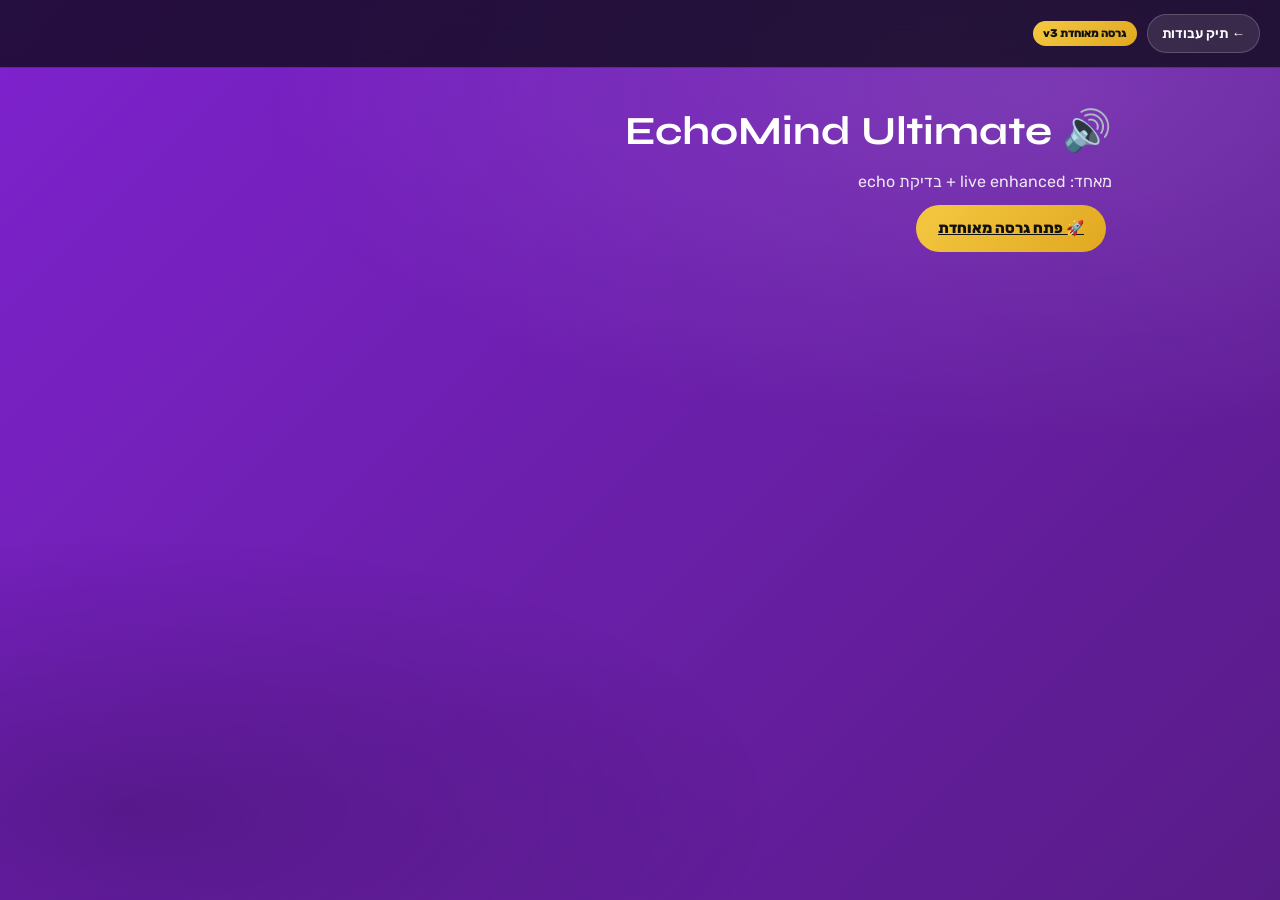
<file: index.html>
<!DOCTYPE html>
<html lang="he" dir="rtl">
<head>
<meta charset="UTF-8">
<meta name="viewport" content="width=device-width, initial-scale=1.0">
<meta name="description" content="זיהוי רמקול פתוח · שיחות">
<title>EchoMind — גרסה מאוחדת</title>
<link href="https://fonts.googleapis.com/css2?family=Rubik:wght@400;500;600;700;800&family=Syne:wght@700&display=swap" rel="stylesheet">
<style>
:root{--gold:#f5c842;--accent:#7c6af5;--glass:rgba(255,255,255,.1);--border:rgba(255,255,255,.18)}
*{margin:0;padding:0;box-sizing:border-box}
body{font-family:Rubik,sans-serif;min-height:100vh;background:linear-gradient(135deg,#7e22ce,#581c87);color:#fff;line-height:1.55}
.bg-mesh{position:fixed;inset:0;pointer-events:none;background:radial-gradient(ellipse 60% 40% at 80% 10%,rgba(255,255,255,.12),transparent),radial-gradient(ellipse 50% 30% at 10% 90%,rgba(0,0,0,.2),transparent)}
.nav{position:sticky;top:0;z-index:50;display:flex;flex-wrap:wrap;gap:10px;align-items:center;padding:14px 20px;background:rgba(8,8,16,.75);backdrop-filter:blur(14px);border-bottom:1px solid var(--border)}
.nav a,.nav button{color:#fff;text-decoration:none;font-weight:600;font-size:.85rem;padding:8px 14px;border-radius:999px;background:var(--glass);border:1px solid var(--border);cursor:pointer;font-family:inherit}
.nav a:hover,.nav button:hover,.tab.on{border-color:var(--gold);color:var(--gold)}
.badge{background:linear-gradient(135deg,var(--gold),#e0a820);color:#111;padding:4px 10px;border-radius:999px;font-size:.7rem;font-weight:800}
.wrap{max-width:980px;margin:0 auto;padding:24px 18px 60px;position:relative;z-index:1}
.hero h1{font-family:Syne,sans-serif;font-size:clamp(1.7rem,4vw,2.5rem);margin:8px 0}
.hero .sub{opacity:.88;max-width:640px}
.tabs{display:flex;flex-wrap:wrap;gap:8px;margin:22px 0 16px}
.tab{padding:10px 18px;border-radius:12px;border:1px solid var(--border);background:var(--glass);cursor:pointer;font-weight:600;font-size:.88rem}
.panel{display:none;background:var(--glass);border:1px solid var(--border);border-radius:18px;padding:22px;backdrop-filter:blur(10px);margin-bottom:16px}
.panel.on{display:block}
.panel h2{font-size:1.15rem;margin-bottom:12px;color:var(--gold)}
.grid{display:grid;grid-template-columns:repeat(auto-fit,minmax(200px,1fr));gap:14px}
.card{background:rgba(0,0,0,.22);border-radius:14px;padding:16px;border:1px solid var(--border);transition:.2s}
.card:hover{border-color:var(--gold);transform:translateY(-2px)}
input,textarea,select{width:100%;padding:11px 14px;border-radius:12px;border:1px solid var(--border);background:rgba(0,0,0,.35);color:#fff;font-family:inherit;margin:8px 0}
label{font-size:.85rem;opacity:.9;display:block;margin-top:10px}
.btn{display:inline-block;margin:10px 6px 0 0;padding:12px 22px;border-radius:999px;background:linear-gradient(135deg,var(--gold),#e0a820);color:#111;font-weight:800;border:none;cursor:pointer;font-size:.92rem}
.btn.ghost{background:var(--glass);color:#fff;border:1px solid var(--border)}
.stat-row{display:flex;flex-wrap:wrap;gap:12px;margin:14px 0}
.stat{flex:1;min-width:100px;text-align:center;padding:14px;background:rgba(0,0,0,.25);border-radius:14px}
.stat b{display:block;font-size:1.5rem;color:var(--gold)}
.meter{height:10px;background:rgba(0,0,0,.4);border-radius:999px;overflow:hidden;margin-top:8px}
.meter>i{display:block;height:100%;background:linear-gradient(90deg,var(--accent),var(--gold));border-radius:999px;transition:width .4s}
.tag{display:inline-block;padding:4px 10px;border-radius:999px;background:rgba(245,200,66,.2);font-size:.75rem;margin:4px 0 0 4px}
canvas{display:block;max-width:100%;margin:12px auto;border-radius:14px;background:#0a0a12}
pre,code{font-family:Consolas,monospace;font-size:.85rem}
pre{background:rgba(0,0,0,.4);padding:14px;border-radius:12px;overflow:auto;max-height:280px}
.vers-list{font-size:.82rem;opacity:.75;margin-top:16px;padding-top:14px;border-top:1px solid var(--border)}

</style>
</head>
<body>
<div class="bg-mesh"></div>
<nav class="nav">
  <a href="https://storied-alfajores-6f10d2.netlify.app/portfolio.html">← תיק עבודות</a>
  <span class="badge">גרסה מאוחדת v3</span>
</nav>
<div class="wrap">
<div class="hero"><h1>🔊 EchoMind Ultimate</h1><p class="sub">מאחד: live enhanced + בדיקת echo</p>
<a class="btn" href="echomind_live_enhanced.html">🚀 פתח גרסה מאוחדת</a></div>
</div>
<script>
function tabs(ids) {
  document.querySelectorAll('.tab').forEach(t=>t.onclick=()=>{
    document.querySelectorAll('.tab').forEach(x=>x.classList.remove('on'));
    document.querySelectorAll('.panel').forEach(x=>x.classList.remove('on'));
    t.classList.add('on');
    document.getElementById(t.dataset.p).classList.add('on');
  });
  document.querySelector('.tab').classList.add('on');
  document.getElementById(ids[0]).classList.add('on');
}

</script>
</body>
</html>
</file>
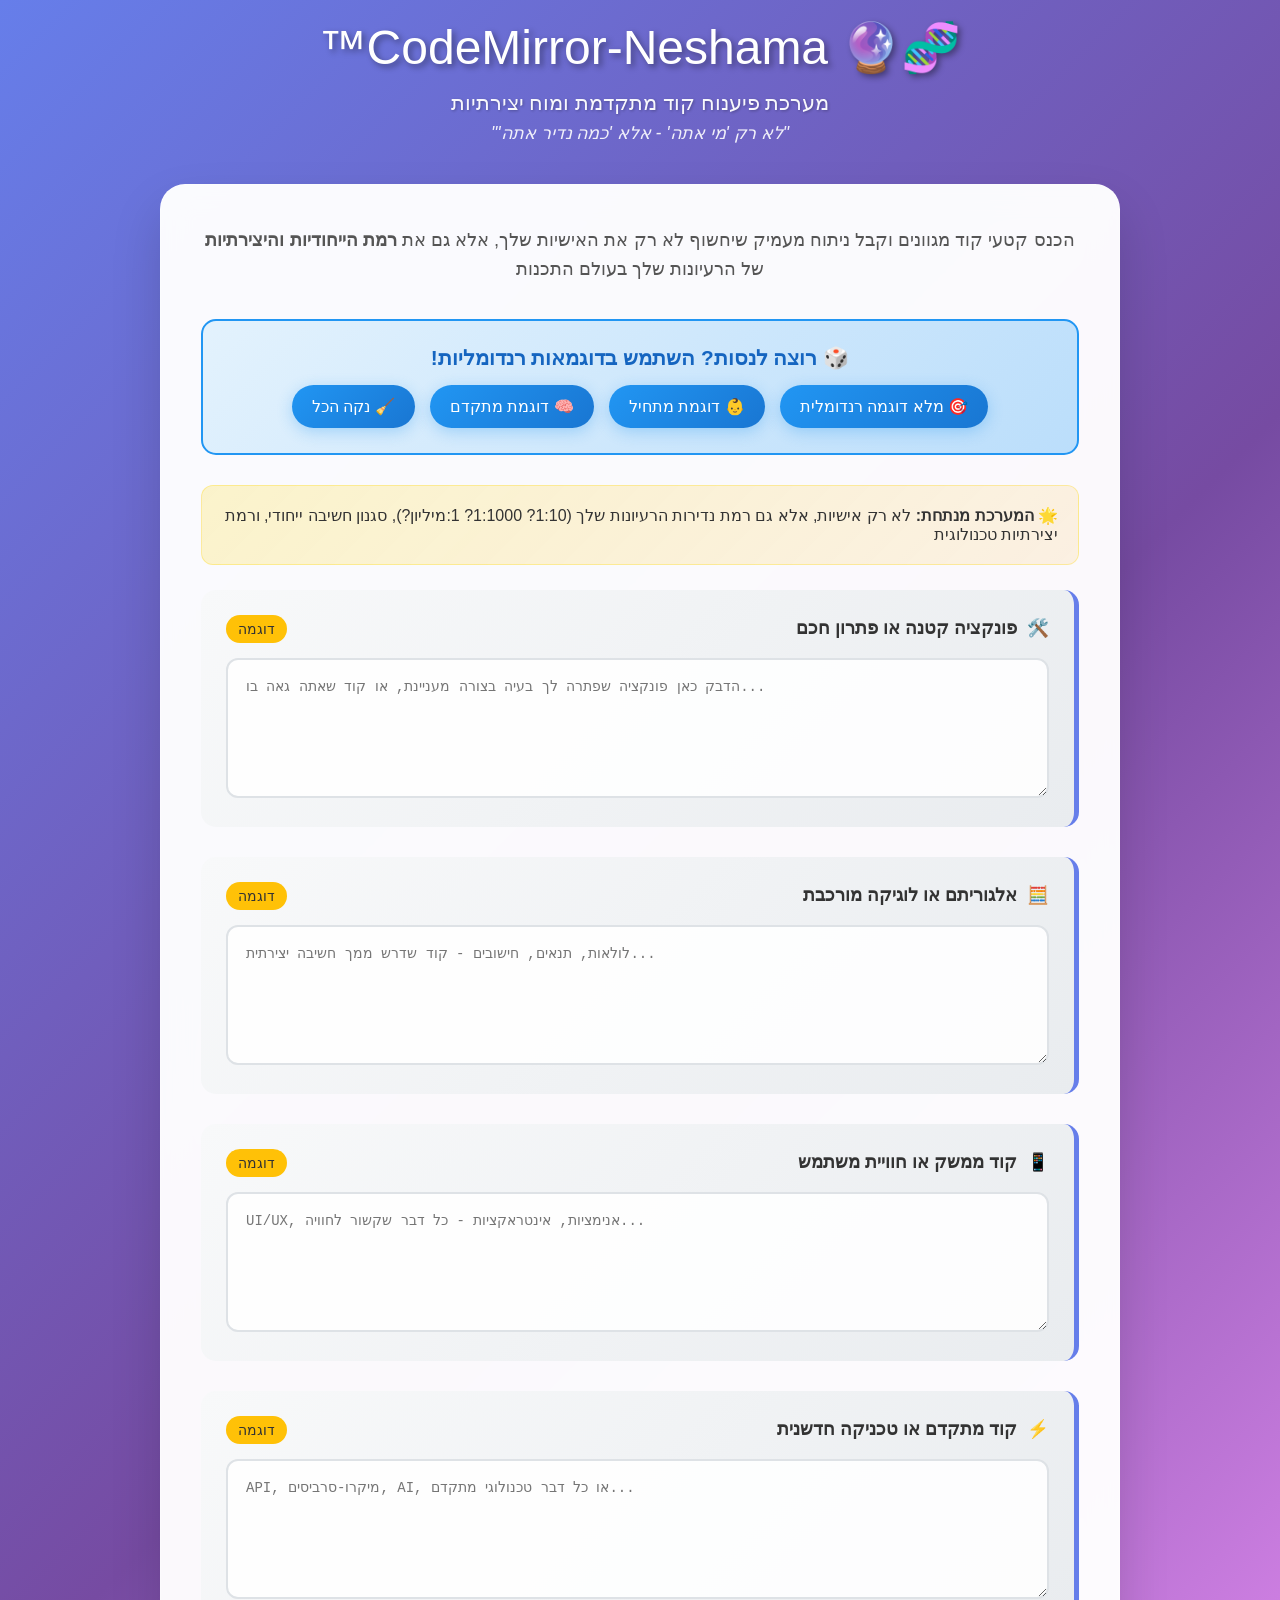
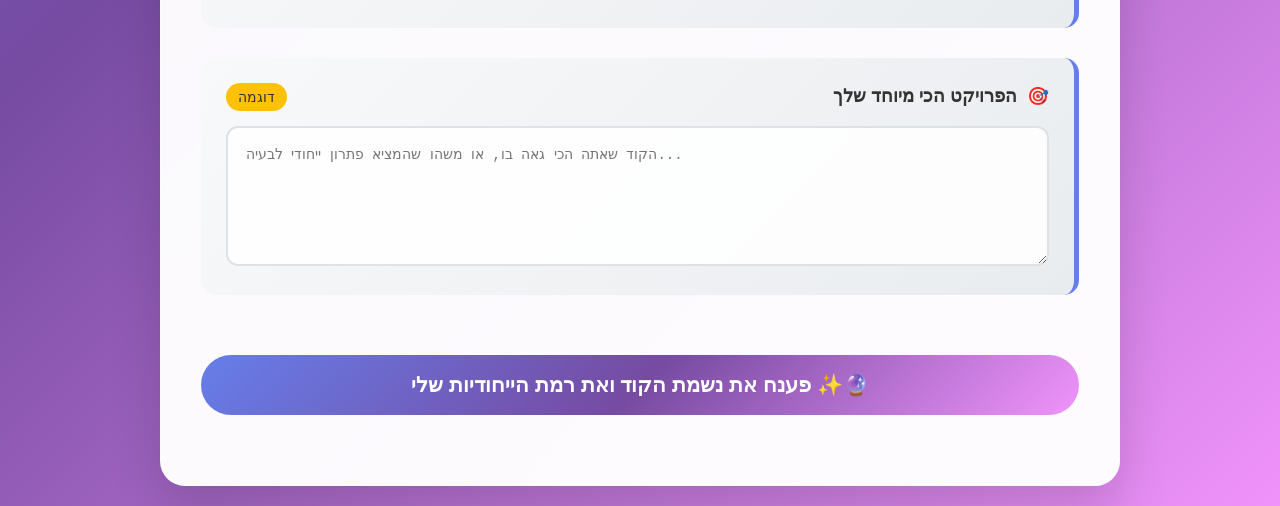
<file: echomind_live_enhanced.html>
<!DOCTYPE html>
<html lang="he" dir="rtl">
<head>
    <meta charset="UTF-8">
    <meta name="viewport" content="width=device-width, initial-scale=1.0">
    <title>CodeMirror-Neshama™ - אורקל הקוד המתקדם</title>
    <style>
        * { 
            margin: 0; 
            padding: 0; 
            box-sizing: border-box; 
        }
        
        body {
            font-family: 'Segoe UI', Tahoma, Arial, sans-serif;
            background: linear-gradient(135deg, #667eea 0%, #764ba2 50%, #f093fb 100%);
            min-height: 100vh;
            color: #333;
            direction: rtl;
            animation: backgroundShift 15s ease-in-out infinite;
        }

        @keyframes backgroundShift {
            0%, 100% { 
                background: linear-gradient(135deg, #667eea 0%, #764ba2 50%, #f093fb 100%); 
            }
            50% { 
                background: linear-gradient(135deg, #764ba2 0%, #f093fb 50%, #667eea 100%); 
            }
        }

        .container {
            max-width: 1000px;
            margin: 0 auto;
            padding: 20px;
        }

        .header {
            text-align: center;
            margin-bottom: 40px;
            color: white;
            position: relative;
        }

        .title {
            font-size: 3rem;
            margin-bottom: 15px;
            text-shadow: 3px 3px 6px rgba(0,0,0,0.4);
            animation: titlePulse 3s ease-in-out infinite;
        }

        @keyframes titlePulse {
            0%, 100% { transform: scale(1); }
            50% { transform: scale(1.02); }
        }

        .subtitle {
            font-size: 1.3rem;
            opacity: 0.95;
            margin-bottom: 8px;
            text-shadow: 1px 1px 3px rgba(0,0,0,0.3);
        }

        .tagline {
            font-style: italic;
            opacity: 0.9;
            font-size: 1.1rem;
        }

        .main-card {
            background: rgba(255,255,255,0.97);
            border-radius: 25px;
            padding: 40px;
            box-shadow: 0 25px 50px rgba(0,0,0,0.15);
            backdrop-filter: blur(15px);
            border: 1px solid rgba(255,255,255,0.2);
        }

        .intro-text {
            text-align: center;
            margin-bottom: 35px;
            font-size: 1.15rem;
            color: #555;
            line-height: 1.6;
        }

        .demo-section {
            background: linear-gradient(135deg, #e3f2fd 0%, #bbdefb 100%);
            border-radius: 15px;
            padding: 25px;
            margin-bottom: 30px;
            border: 2px solid #2196f3;
            text-align: center;
        }

        .demo-title {
            font-size: 1.3rem;
            color: #1565c0;
            margin-bottom: 15px;
            font-weight: bold;
        }

        .demo-buttons {
            display: flex;
            gap: 15px;
            justify-content: center;
            flex-wrap: wrap;
        }

        .demo-btn {
            background: linear-gradient(135deg, #2196f3 0%, #1976d2 100%);
            color: white;
            border: none;
            padding: 12px 20px;
            border-radius: 25px;
            cursor: pointer;
            font-size: 1rem;
            transition: all 0.3s;
            box-shadow: 0 4px 15px rgba(33, 150, 243, 0.3);
        }

        .demo-btn:hover {
            transform: translateY(-2px);
            box-shadow: 0 6px 20px rgba(33, 150, 243, 0.4);
        }

        .code-section {
            margin-bottom: 30px;
            background: linear-gradient(135deg, #f8f9fa 0%, #e9ecef 100%);
            border-radius: 15px;
            padding: 25px;
            border-right: 5px solid #667eea;
            transition: all 0.3s ease;
            position: relative;
        }

        .code-section:hover {
            transform: translateY(-2px);
            box-shadow: 0 8px 25px rgba(102, 126, 234, 0.1);
        }

        .code-label {
            font-weight: bold;
            margin-bottom: 15px;
            color: #333;
            display: flex;
            align-items: center;
            justify-content: space-between;
            font-size: 1.1rem;
        }

        .label-content {
            display: flex;
            align-items: center;
            gap: 10px;
        }

        .example-btn {
            background: #ffc107;
            color: #333;
            border: none;
            padding: 6px 12px;
            border-radius: 15px;
            cursor: pointer;
            font-size: 0.85rem;
            transition: all 0.3s;
        }

        .example-btn:hover {
            background: #ffb300;
            transform: scale(1.05);
        }

        .code-textarea {
            width: 100%;
            min-height: 140px;
            border: 2px solid #dee2e6;
            border-radius: 12px;
            padding: 18px;
            font-family: 'SF Mono', 'Monaco', 'Inconsolata', 'Roboto Mono', monospace;
            font-size: 14px;
            resize: vertical;
            transition: all 0.3s;
            direction: ltr;
            text-align: left;
            background: rgba(255,255,255,0.9);
        }

        .code-textarea:focus {
            outline: none;
            border-color: #667eea;
            box-shadow: 0 0 15px rgba(102, 126, 234, 0.2);
            background: white;
        }

        .analyze-btn {
            width: 100%;
            background: linear-gradient(135deg, #667eea 0%, #764ba2 50%, #f093fb 100%);
            color: white;
            border: none;
            padding: 18px 40px;
            border-radius: 50px;
            font-size: 1.3rem;
            font-weight: bold;
            cursor: pointer;
            transition: all 0.4s ease;
            margin: 30px 0;
            position: relative;
            overflow: hidden;
        }

        .analyze-btn:hover {
            transform: translateY(-3px);
            box-shadow: 0 12px 35px rgba(102, 126, 234, 0.4);
        }

        .analyze-btn:disabled {
            opacity: 0.7;
            cursor: not-allowed;
            transform: none;
        }

        .loading {
            text-align: center;
            padding: 50px;
            display: none;
            position: relative;
        }

        .loading-spinner {
            width: 80px;
            height: 80px;
            border: 6px solid #f3f3f3;
            border-top: 6px solid #667eea;
            border-radius: 50%;
            animation: spin 1.2s linear infinite;
            margin: 0 auto 30px;
        }

        @keyframes spin {
            0% { transform: rotate(0deg); }
            100% { transform: rotate(360deg); }
        }

        .loading-text {
            font-size: 1.2rem;
            color: #666;
            margin-bottom: 15px;
        }

        .loading-steps {
            font-size: 1rem;
            color: #888;
            font-style: italic;
        }

        .results {
            display: none;
            background: linear-gradient(135deg, #667eea 0%, #764ba2 30%, #f093fb 70%, #f5576c 100%);
            color: white;
            border-radius: 20px;
            padding: 40px;
            margin-top: 40px;
            position: relative;
            overflow: hidden;
        }

        .results h2 {
            text-align: center;
            margin-bottom: 35px;
            font-size: 2.2rem;
            text-shadow: 2px 2px 4px rgba(0,0,0,0.3);
        }

        .profile-section {
            background: rgba(255,255,255,0.12);
            border-radius: 15px;
            padding: 25px;
            backdrop-filter: blur(10px);
            border: 1px solid rgba(255,255,255,0.2);
            margin-bottom: 20px;
        }

        .profile-item {
            margin-bottom: 18px;
            font-size: 1.1rem;
            line-height: 1.7;
        }

        .creativity-score {
            background: rgba(255,255,255,0.15);
            border-radius: 15px;
            padding: 30px;
            margin: 25px 0;
            text-align: center;
            border: 2px solid rgba(255,255,255,0.3);
        }

        .score-circle {
            width: 120px;
            height: 120px;
            border-radius: 50%;
            display: flex;
            align-items: center;
            justify-content: center;
            font-size: 2.5rem;
            font-weight: bold;
            background: linear-gradient(135deg, rgba(255,255,255,0.3), rgba(255,255,255,0.1));
            border: 3px solid rgba(255,255,255,0.5);
            text-shadow: 2px 2px 4px rgba(0,0,0,0.3);
            margin: 20px auto;
        }

        .insight-box {
            background: rgba(255,255,255,0.18);
            border-radius: 15px;
            padding: 30px;
            margin-top: 25px;
            border-right: 5px solid rgba(255,255,255,0.6);
        }

        .insight-box h3 {
            margin-bottom: 20px;
            font-size: 1.5rem;
        }

        .insight-text {
            font-size: 1.3rem;
            font-style: italic;
            line-height: 1.6;
            text-shadow: 1px 1px 2px rgba(0,0,0,0.2);
        }

        .reset-btn {
            background: rgba(255,255,255,0.2);
            color: white;
            border: 2px solid rgba(255,255,255,0.7);
            padding: 12px 25px;
            border-radius: 30px;
            cursor: pointer;
            margin-top: 20px;
            transition: all 0.3s;
            font-size: 1.1rem;
        }

        .reset-btn:hover {
            background: rgba(255,255,255,0.9);
            color: #764ba2;
            transform: translateY(-2px);
        }

        .tip {
            background: linear-gradient(135deg, rgba(255,215,0,0.2), rgba(255,165,0,0.1));
            border-radius: 12px;
            padding: 20px;
            margin-bottom: 25px;
            border-right: 4px solid #ffd700;
            border: 1px solid rgba(255,215,0,0.3);
        }
    </style>
</head>
<body>
    <div class="container">
        <div class="header">
            <div class="title">🧬🔮 CodeMirror-Neshama™</div>
            <div class="subtitle">מערכת פיענוח קוד מתקדמת ומוח יצירתיות</div>
            <div class="tagline">"לא רק 'מי אתה' - אלא 'כמה נדיר אתה'"</div>
        </div>

        <div class="main-card">
            <div class="intro-text">
                הכנס קטעי קוד מגוונים וקבל ניתוח מעמיק שיחשוף לא רק את האישיות שלך, אלא גם את <strong>רמת הייחודיות והיצירתיות</strong> של הרעיונות שלך בעולם התכנות
            </div>

            <div class="demo-section">
                <div class="demo-title">🎲 רוצה לנסות? השתמש בדוגמאות רנדומליות!</div>
                <div class="demo-buttons">
                    <button class="demo-btn" onclick="fillRandomExample()">🎯 מלא דוגמה רנדומלית</button>
                    <button class="demo-btn" onclick="fillBeginnerExample()">👶 דוגמת מתחיל</button>
                    <button class="demo-btn" onclick="fillAdvancedExample()">🧠 דוגמת מתקדם</button>
                    <button class="demo-btn" onclick="clearAllFields()">🧹 נקה הכל</button>
                </div>
            </div>

            <div class="tip">
                🌟 <strong>המערכת מנתחת:</strong> לא רק אישיות, אלא גם רמת נדירות הרעיונות שלך (1:10? 1:1000? 1:מיליון?), סגנון חשיבה ייחודי, ורמת יצירתיות טכנולוגית
            </div>

            <div class="code-section">
                <div class="code-label">
                    <div class="label-content">
                        <span>🛠️</span>
                        פונקציה קטנה או פתרון חכם
                    </div>
                    <button class="example-btn" onclick="fillExample(1)">דוגמה</button>
                </div>
                <textarea class="code-textarea" id="code1" placeholder="הדבק כאן פונקציה שפתרה לך בעיה בצורה מעניינת, או קוד שאתה גאה בו..."></textarea>
            </div>

            <div class="code-section">
                <div class="code-label">
                    <div class="label-content">
                        <span>🧮</span>
                        אלגוריתם או לוגיקה מורכבת
                    </div>
                    <button class="example-btn" onclick="fillExample(2)">דוגמה</button>
                </div>
                <textarea class="code-textarea" id="code2" placeholder="לולאות, תנאים, חישובים - קוד שדרש ממך חשיבה יצירתית..."></textarea>
            </div>

            <div class="code-section">
                <div class="code-label">
                    <div class="label-content">
                        <span>📱</span>
                        קוד ממשק או חוויית משתמש
                    </div>
                    <button class="example-btn" onclick="fillExample(3)">דוגמה</button>
                </div>
                <textarea class="code-textarea" id="code3" placeholder="UI/UX, אנימציות, אינטראקציות - כל דבר שקשור לחוויה..."></textarea>
            </div>

            <div class="code-section">
                <div class="code-label">
                    <div class="label-content">
                        <span>⚡</span>
                        קוד מתקדם או טכניקה חדשנית
                    </div>
                    <button class="example-btn" onclick="fillExample(4)">דוגמה</button>
                </div>
                <textarea class="code-textarea" id="code4" placeholder="API, מיקרו-סרביסים, AI, או כל דבר טכנולוגי מתקדם..."></textarea>
            </div>

            <div class="code-section">
                <div class="code-label">
                    <div class="label-content">
                        <span>🎯</span>
                        הפרויקט הכי מיוחד שלך
                    </div>
                    <button class="example-btn" onclick="fillExample(5)">דוגמה</button>
                </div>
                <textarea class="code-textarea" id="code5" placeholder="הקוד שאתה הכי גאה בו, או משהו שהמציא פתרון ייחודי לבעיה..."></textarea>
            </div>

            <button class="analyze-btn" onclick="analyzeCode()">
                🔮✨ פענח את נשמת הקוד ואת רמת הייחודיות שלי
            </button>

            <div class="loading" id="loading">
                <div class="loading-spinner"></div>
                <div class="loading-text">מפענח את DNA הקוד שלך...</div>
                <div class="loading-steps" id="loadingSteps">סורק תבניות יצירתיות</div>
            </div>

            <div class="results" id="results">
                <h2>🎭 דוח נשמת הקוד המלא שלך</h2>
                <div id="personality-content"></div>
                <button class="reset-btn" onclick="resetAnalysis()">🔄 נתח קוד אחר</button>
            </div>
        </div>
    </div>

    <script>
        // דוגמאות קוד פשוטות ובטוחות
        const examples = {
            1: [
                'function sum(a, b) {\n    return a + b;\n}',
                'const double = x => x * 2;',
                'function isEven(num) {\n    return num % 2 === 0;\n}'
            ],
            2: [
                'for (let i = 0; i < 10; i++) {\n    console.log(i);\n}',
                'if (age >= 18) {\n    console.log("Adult");\n} else {\n    console.log("Minor");\n}',
                'let factorial = 1;\nfor (let i = 1; i <= 5; i++) {\n    factorial *= i;\n}'
            ],
            3: [
                '<button onclick="alert(\'Hello!\')">Click me</button>',
                'document.getElementById("demo").innerHTML = "Hello World";',
                'body {\n    background-color: lightblue;\n    color: darkblue;\n}'
            ],
            4: [
                'fetch("/api/data")\n    .then(response => response.json())\n    .then(data => console.log(data));',
                'async function getData() {\n    const response = await fetch("/api");\n    return response.json();\n}',
                'const api = {\n    get: (url) => fetch(url),\n    post: (url, data) => fetch(url, {method: "POST", body: data})\n};'
            ],
            5: [
                'class Calculator {\n    add(a, b) { return a + b; }\n    subtract(a, b) { return a - b; }\n}',
                'const todoApp = {\n    todos: [],\n    add(item) { this.todos.push(item); },\n    remove(index) { this.todos.splice(index, 1); }\n};',
                'function createCounter() {\n    let count = 0;\n    return {\n        increment: () => ++count,\n        get: () => count\n    };\n}'
            ]
        };

        // פונקציות למילוי דוגמאות
        function fillExample(index) {
            const codeExamples = examples[index];
            if (codeExamples) {
                const randomExample = codeExamples[Math.floor(Math.random() * codeExamples.length)];
                document.getElementById('code' + index).value = randomExample;
            }
        }

        function fillRandomExample() {
            for (let i = 1; i <= 5; i++) {
                fillExample(i);
            }
        }

        function fillBeginnerExample() {
            document.getElementById('code1').value = 'function greet(name) {\n    return "Hello, " + name + "!";\n}';
            document.getElementById('code2').value = 'let sum = 0;\nfor (let i = 1; i <= 100; i++) {\n    sum += i;\n}\nconsole.log(sum);';
            document.getElementById('code3').value = '<div id="greeting">Welcome!</div>\n<style>\n#greeting { color: blue; font-size: 20px; }\n</style>';
            document.getElementById('code4').value = 'function fetchData() {\n    return fetch("/api/users")\n        .then(res => res.json())\n        .catch(err => console.error(err));\n}';
            document.getElementById('code5').value = 'const myApp = {\n    users: [],\n    addUser(user) {\n        this.users.push(user);\n        console.log("User added:", user);\n    }\n};';
        }

        function fillAdvancedExample() {
            document.getElementById('code1').value = 'const memoize = fn => {\n    const cache = new Map();\n    return (...args) => {\n        const key = JSON.stringify(args);\n        return cache.has(key) ? cache.get(key) : cache.set(key, fn(...args)).get(key);\n    };\n};';
            document.getElementById('code2').value = 'function quickSort(arr) {\n    if (arr.length <= 1) return arr;\n    const pivot = arr[Math.floor(arr.length / 2)];\n    const left = arr.filter(x => x < pivot);\n    const right = arr.filter(x => x > pivot);\n    return [...quickSort(left), pivot, ...quickSort(right)];\n}';
            document.getElementById('code3').value = 'const useLocalStorage = (key, defaultValue) => {\n    const [value, setValue] = useState(() => {\n        const item = localStorage.getItem(key);\n        return item ? JSON.parse(item) : defaultValue;\n    });\n    \n    useEffect(() => {\n        localStorage.setItem(key, JSON.stringify(value));\n    }, [key, value]);\n    \n    return [value, setValue];\n};';
            document.getElementById('code4').value = 'class EventEmitter {\n    constructor() { this.events = {}; }\n    \n    on(event, callback) {\n        if (!this.events[event]) this.events[event] = [];\n        this.events[event].push(callback);\n    }\n    \n    emit(event, data) {\n        if (this.events[event]) {\n            this.events[event].forEach(cb => cb(data));\n        }\n    }\n}';
            document.getElementById('code5').value = 'class SmartCache {\n    constructor(maxSize = 100, ttl = 60000) {\n        this.cache = new Map();\n        this.timers = new Map();\n        this.maxSize = maxSize;\n        this.ttl = ttl;\n    }\n    \n    set(key, value) {\n        if (this.cache.size >= this.maxSize) {\n            const firstKey = this.cache.keys().next().value;\n            this.delete(firstKey);\n        }\n        \n        this.cache.set(key, value);\n        \n        if (this.timers.has(key)) {\n            clearTimeout(this.timers.get(key));\n        }\n        \n        const timer = setTimeout(() => this.delete(key), this.ttl);\n        this.timers.set(key, timer);\n    }\n    \n    get(key) {\n        return this.cache.get(key);\n    }\n    \n    delete(key) {\n        this.cache.delete(key);\n        if (this.timers.has(key)) {\n            clearTimeout(this.timers.get(key));\n            this.timers.delete(key);\n        }\n    }\n}';
        }

        function clearAllFields() {
            for (let i = 1; i <= 5; i++) {
                document.getElementById('code' + i).value = '';
            }
        }

        function analyzeCode() {
            const codes = [];
            for (let i = 1; i <= 5; i++) {
                const code = document.getElementById('code' + i).value.trim();
                if (code) codes.push(code);
            }

            if (codes.length < 2) {
                alert('יש להכניס לפחות 2 קטעי קוד כדי לקבל ניתוח מעמיק');
                return;
            }

            // הצגת מסך טעינה
            document.querySelector('.analyze-btn').disabled = true;
            document.getElementById('loading').style.display = 'block';

            // שלבי טעינה
            const steps = [
                'סורק תבניות יצירתיות ב־DNA הקוד...',
                'מנתח רמת נדירות הרעיונות שלך...',
                'משווה לדפוסי תכנות של מיליוני מתכנתים...',
                'מעריך רמת חדשנות ויצירתיות...',
                'בונה פרופיל אישיות מתקדם...',
                'מחשב ציון ייחודיות אישי...'
            ];

            let stepIndex = 0;
            const stepInterval = setInterval(() => {
                if (stepIndex < steps.length) {
                    document.getElementById('loadingSteps').textContent = steps[stepIndex];
                    stepIndex++;
                }
            }, 800);

            // סימולציה של ניתוח
            setTimeout(() => {
                clearInterval(stepInterval);
                const analysis = generateAnalysis(codes);
                displayResults(analysis);
                
                document.getElementById('loading').style.display = 'none';
                document.getElementById('results').style.display = 'block';
                document.getElementById('results').scrollIntoView({ behavior: 'smooth' });
            }, 5000);
        }

        function generateAnalysis(codes) {
            let modernFeatures = 0;
            let comments = 0;
            let errorHandling = 0;
            let complexity = 0;
            let creativity = 0;

            codes.forEach(code => {
                // ספירת תכונות מודרניות
                if (code.includes('const ') || code.includes('let ')) modernFeatures++;
                if (code.includes('=>')) modernFeatures++;
                if (code.includes('async') || code.includes('await')) modernFeatures++;
                
                // ספירת תגובות
                if (code.includes('//') || code.includes('/*')) comments++;
                
                // טיפול בשגיאות
                if (code.includes('try') || code.includes('catch')) errorHandling++;
                
                // מדידת מורכבות
                complexity += code.split('\n').length;
                
                // יצירתיות
                if (code.includes('class ') || code.includes('function*')) creativity++;
                if (code.includes('Map') || code.includes('Set')) creativity++;
                if (code.includes('reduce') || code.includes('filter')) creativity++;
            });

            // חישוב ציונים
            const totalScore = modernFeatures * 10 + comments * 5 + errorHandling * 15 + creativity * 20;
            const creativityScore = Math.min(totalScore, 100);
            
            // קביעת פרופיל
            let age, experience, style, rarity;
            
            if (modernFeatures >= 3) {
                age = '22-28';
                experience = 'התחלת לתכנת ב-2018-2021';
                style = 'מתכנת מודרני שעוקב אחרי טרנדים';
            } else if (modernFeatures >= 1) {
                age = '25-32'; 
                experience = 'התחלת לתכנת ב-2015-2018';
                style = 'מתכנת מאוזן עם ניסיון';
            } else {
                age = '28-38';
                experience = 'התחלת לתכנת ב-2010-2015';
                style = 'מתכנת קלאסי עם יסודות חזקים';
            }

            if (creativityScore >= 80) {
                rarity = '1 ל-1000 - נדיר מאוד!';
            } else if (creativityScore >= 60) {
                rarity = '1 ל-100 - לא שגרתי';
            } else if (creativityScore >= 40) {
                rarity = '1 ל-20 - מעל הממוצע';
            } else {
                rarity = '1 ל-5 - סטנדרטי';
            }

            return {
                age,
                experience,
                style,
                creativityScore,
                rarity,
                codes: codes.length
            };
        }

        function displayResults(analysis) {
            const insights = [
                'אתה מתכנת שמעריך קוד נקי ועקבי',
                'יש לך נטייה לפתרונות יצירתיים ולא שגרתיים',
                'אתה בוחר באלגנטיות על פני מורכבות מיותרת',
                'הקוד שלך מעיד על חשיבה מערכתית מתפתחת',
                'יש לך מאקרו-חשיבה שמתבטאת במיקרו-פתרונות'
            ];
            
            const randomInsight = insights[Math.floor(Math.random() * insights.length)];
            
            const content = `
                <div class="profile-section">
                    <div class="profile-item">
                        <strong>🧑 גיל משוער:</strong> ${analysis.age}
                    </div>
                    <div class="profile-item">
                        <strong>📅 תקופת התחלה בתכנות:</strong> ${analysis.experience}
                    </div>
                    <div class="profile-item">
                        <strong>🎯 סגנון תכנות:</strong> ${analysis.style}
                    </div>
                    <div class="profile-item">
                        <strong>🔢 קטעי קוד שנותחו:</strong> ${analysis.codes}
                    </div>
                    <div class="profile-item">
                        <strong>🌟 רמת נדירות:</strong> ${analysis.rarity}
                    </div>
                </div>

                <div class="creativity-score">
                    <h3>ציון יצירתיות וייחודיות</h3>
                    <div class="score-circle">${analysis.creativityScore}</div>
                    <p>מתוך 100 נקודות</p>
                </div>

                <div class="insight-box">
                    <h3>💡 התובנה המרכזית</h3>
                    <div class="insight-text">${randomInsight}</div>
                </div>
            `;

            document.getElementById('personality-content').innerHTML = content;
            document.querySelector('.analyze-btn').disabled = false;
        }

        function resetAnalysis() {
            document.getElementById('results').style.display = 'none';
            clearAllFields();
            document.querySelector('.main-card').scrollIntoView({ behavior: 'smooth' });
        }
    </script>
</body>
</html>
</file>
